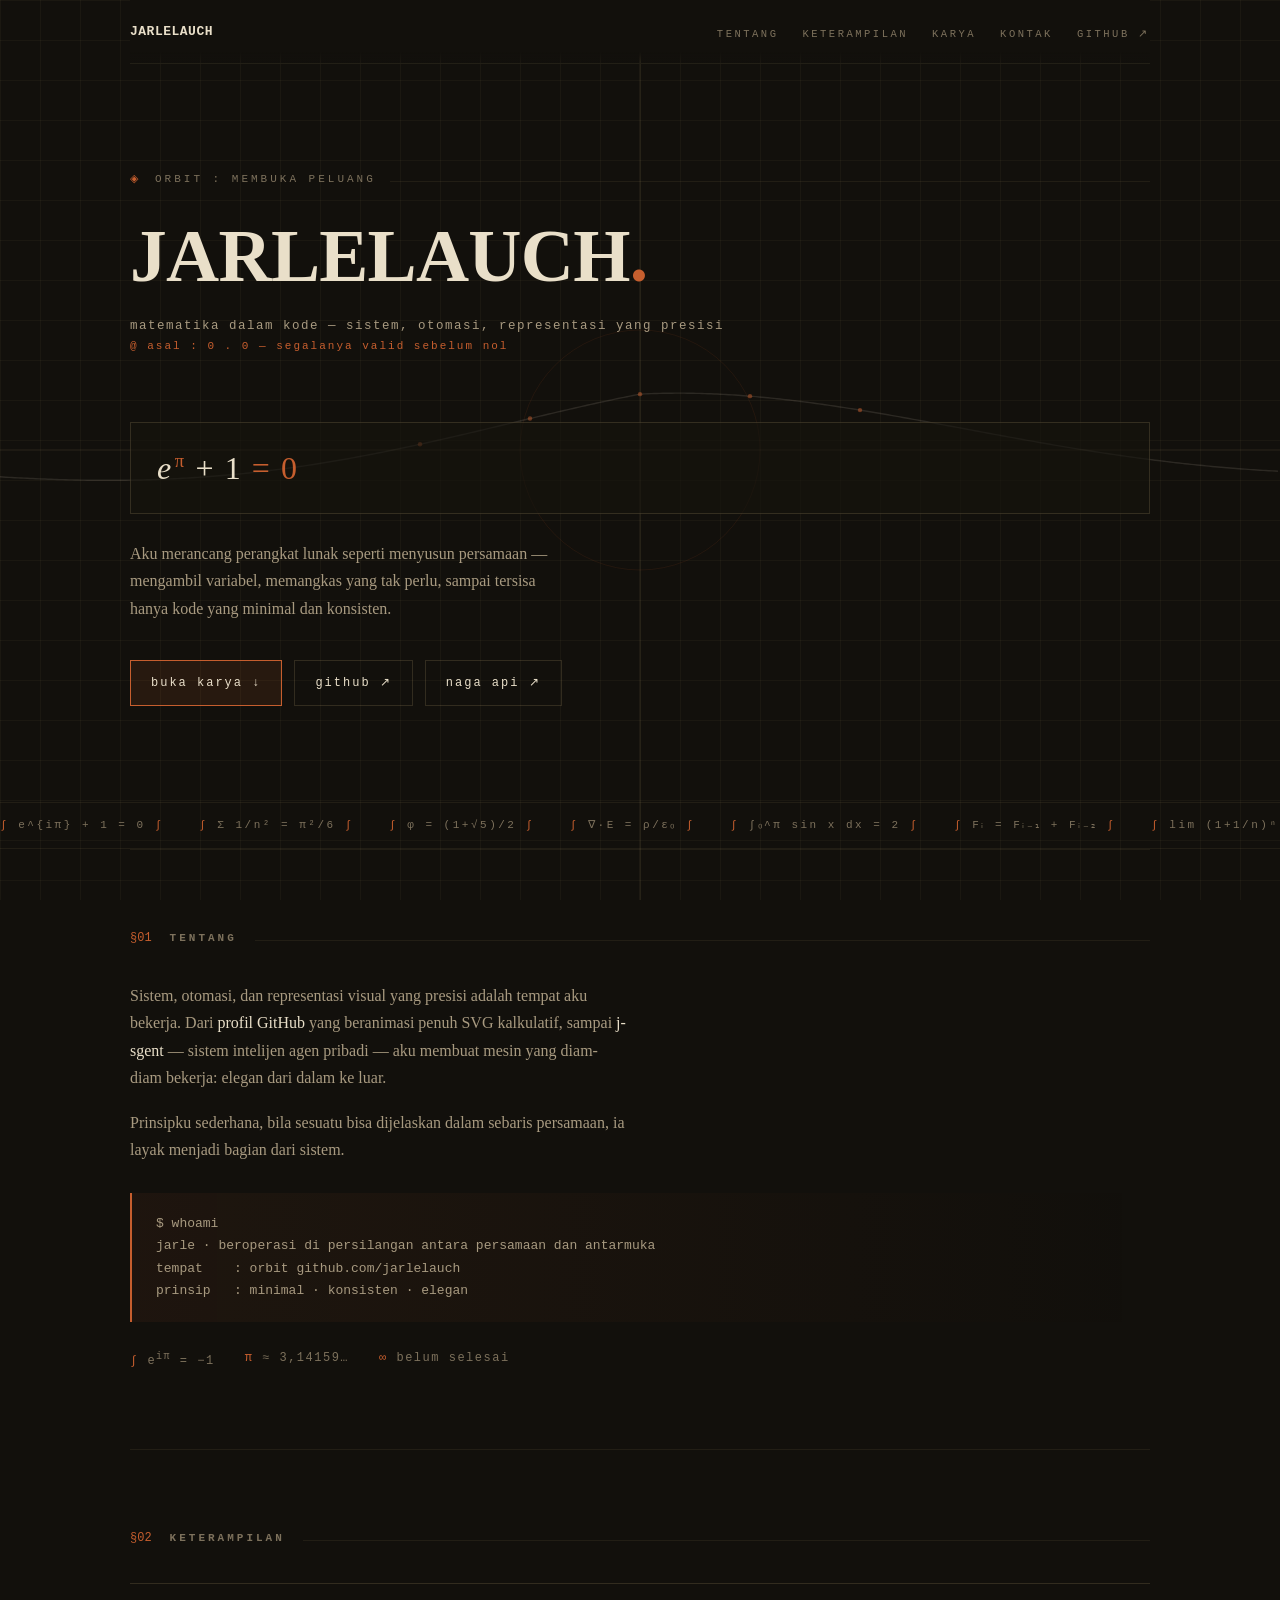
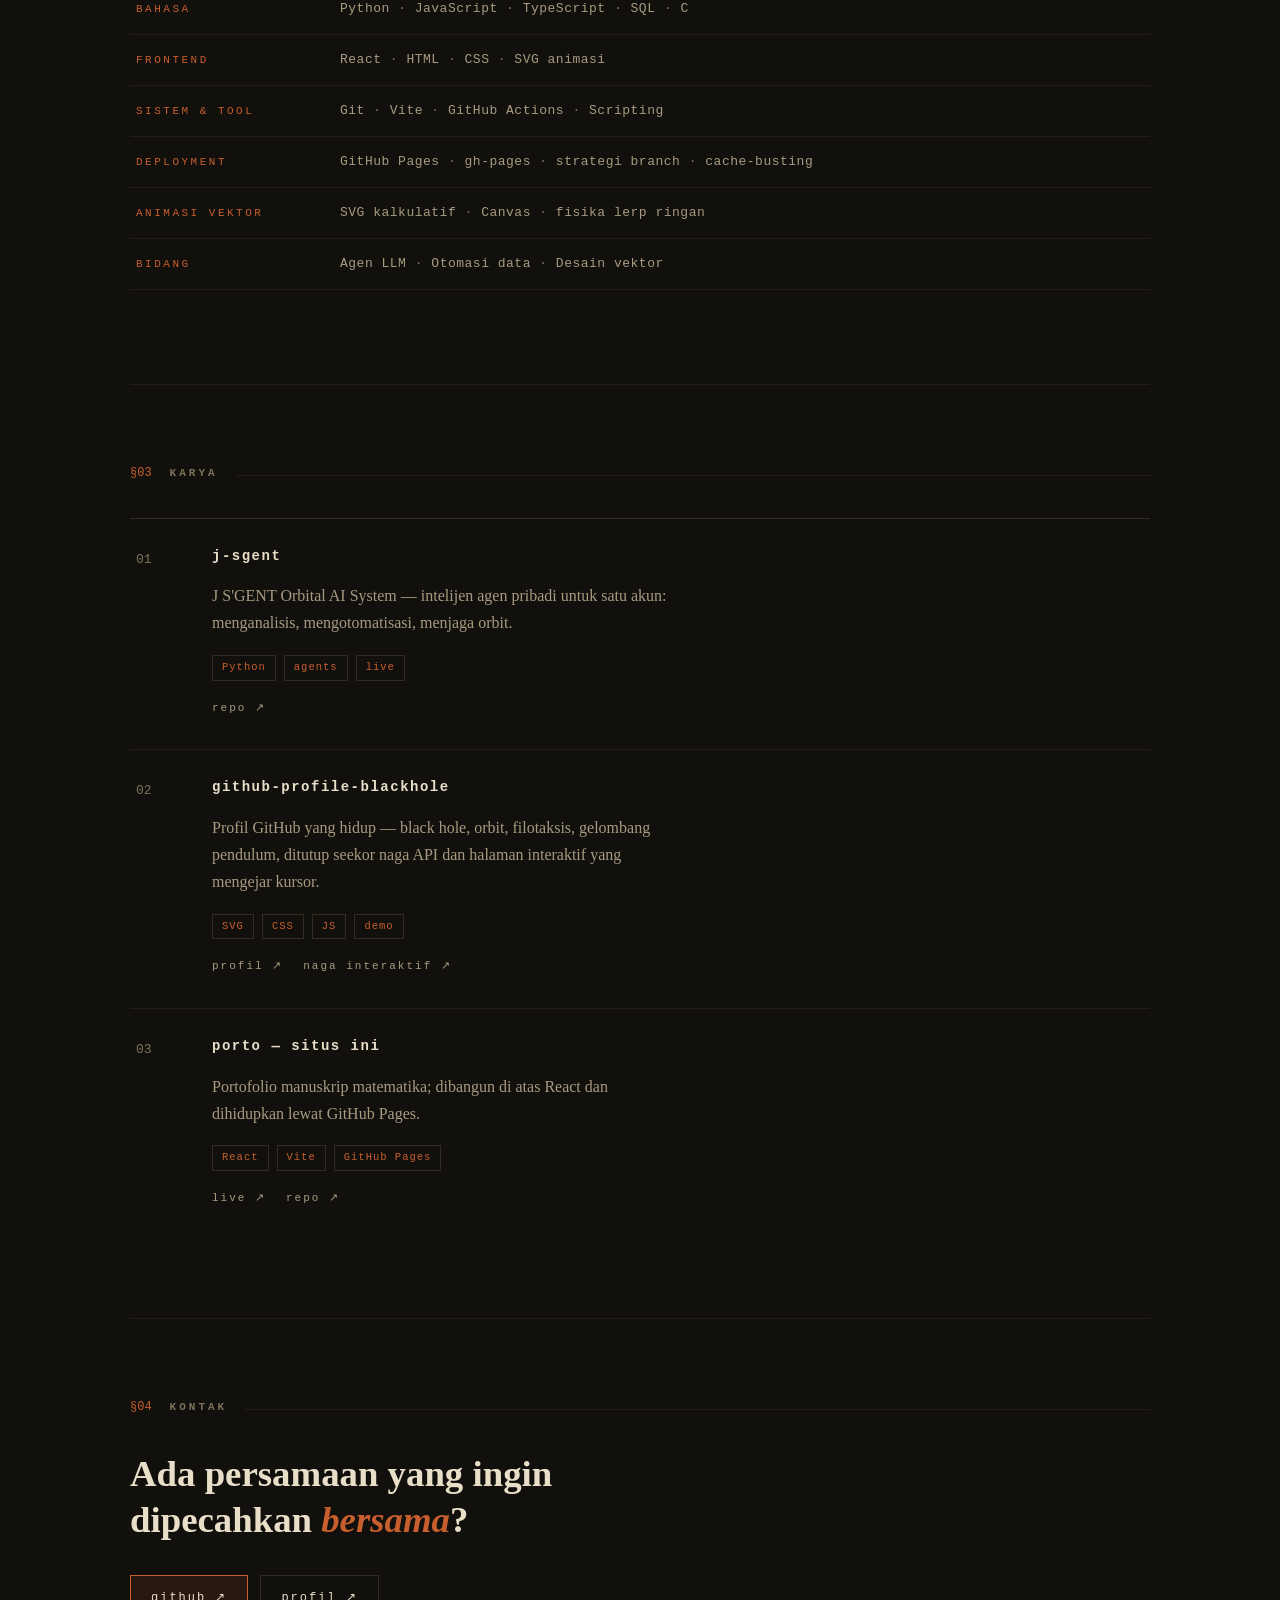
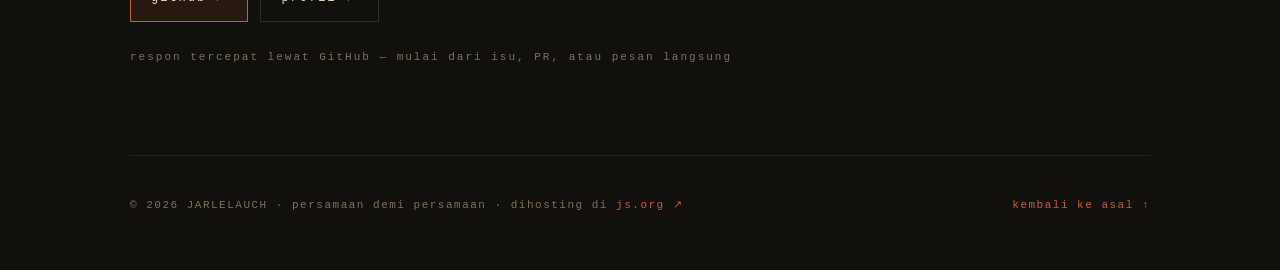
<file: index.html>
<!doctype html>
<html lang="id">
  <head>
    <meta charset="UTF-8" />
    <link rel="icon" type="image/svg+xml" href="./favicon.svg" />
    <meta name="viewport" content="width=device-width, initial-scale=1.0" />
    <meta
      name="description"
      content="Portofolio JARLELAUCH — sistem, otomasi, dan representasi visual yang presisi."
    />
    <title>JARLELAUCH — matematika dalam kode</title>
    <script type="module" crossorigin src="/assets/index-8NVqC8Vi.js"></script>
    <link rel="stylesheet" crossorigin href="/assets/index-BuwzlaRT.css">
  </head>
  <body>
    <div id="root"></div>
  </body>
</html>
</file>
<file: assets/index-BuwzlaRT.css>
:root{--bg:#12100c;--bg-2:#17140e;--paper:#e9dfc9;--paper-dim:#a89a80;--mute:#7d715c;--rust:#c65e2e;--sage:#6f8f7f;--line:#c9ad782e;--line-soft:#c9ad7817;--serif:Georgia, "Palatino Linotype", Palatino, "Book Antiqua", serif;--mono:"Cascadia Code", "JetBrains Mono", ui-monospace, SFMono-Regular, Menlo, Consolas, monospace}*{box-sizing:border-box}html{scroll-behavior:smooth}[id]{scroll-margin-top:74px}body{background:var(--bg);color:var(--paper);font-family:var(--serif);-webkit-font-smoothing:antialiased;margin:0;line-height:1.7;overflow-x:hidden}::selection{background:#c65e2e47}a{color:inherit;text-decoration:none}:focus-visible{outline:1px solid var(--rust);outline-offset:3px}#axis-field{z-index:0;pointer-events:none;width:100vw;height:100vh;position:fixed;inset:0}.shell{z-index:1;max-width:1020px;margin:0 auto;padding:0 30px;position:relative}.nav{z-index:5;background:linear-gradient(var(--bg) 82%, transparent);border-bottom:1px solid var(--line-soft);justify-content:space-between;align-items:center;gap:24px;padding:18px 0;display:flex;position:sticky;top:0}.brand{font-family:var(--mono);letter-spacing:.5px;color:var(--paper);white-space:nowrap;font-size:13px;font-weight:600}.nav ul{flex-wrap:wrap;gap:8px 24px;margin:0;padding:0;list-style:none;display:flex}.nav a{font-family:var(--mono);letter-spacing:2.5px;text-transform:uppercase;color:var(--mute);font-size:10.5px;transition:color .2s}.nav a:hover,.nav a:focus-visible{color:var(--paper)}.hero{flex-direction:column;justify-content:center;min-height:82vh;padding:70px 0 60px;display:flex;position:relative}.eyebrow{font-family:var(--mono);letter-spacing:3px;text-transform:uppercase;color:var(--mute);align-items:baseline;gap:14px;margin:0 0 30px;font-size:11px;display:flex}.eyebrow b{color:var(--rust);font-weight:400}.eyebrow:after{content:"";background:var(--line-soft);flex:1;height:1px}.title{letter-spacing:-.01em;white-space:nowrap;margin:0;font-size:clamp(2.6rem,7vw,4.6rem);font-weight:700;line-height:1.02}.title .dot{color:var(--rust)}.title-line{display:block}@media (width<=880px){.hero{min-height:78vh}}.sub{font-family:var(--mono);letter-spacing:1.5px;color:var(--paper-dim);margin:22px 0 0;font-size:12.5px}.formula{border:1px solid var(--line);color:var(--paper);letter-spacing:.05em;white-space:nowrap;background:#17140e99;margin:44px 0 26px;padding:18px 26px;font-size:clamp(1.5rem,3.4vw,2rem);display:inline-block}.formula .it{font-style:italic}.formula sup{color:var(--rust);margin-left:2px;font-size:.58em}.formula .eq{color:var(--rust)}.coord{font-family:var(--mono);letter-spacing:2px;color:var(--rust);margin:0 0 22px;font-size:11px}.lede{max-width:54ch;color:var(--paper-dim);margin:0}.cta{flex-wrap:wrap;gap:12px;margin-top:38px;display:flex}.btn{font-family:var(--mono);letter-spacing:2px;border:1px solid var(--line);color:var(--paper);background:0 0;padding:12px 20px;font-size:12px;transition:border-color .2s,color .2s,background .2s}.btn:hover,.btn:focus-visible{border-color:var(--paper);color:var(--paper);background:#e9dfc90f}.btn.solid{border-color:var(--rust);color:var(--paper);background:#c65e2e1f}.btn.solid:hover,.btn.solid:focus-visible{border-color:var(--rust);background:#c65e2e38}.strip{z-index:1;border-top:1px solid var(--line-soft);border-bottom:1px solid var(--line-soft);padding:13px 0;position:relative;overflow:hidden}.strip-track{white-space:nowrap;gap:0;width:max-content;animation:46s linear infinite strip;display:flex}.strip span{font-family:var(--mono);letter-spacing:2.5px;color:var(--mute);padding-right:3.2em;font-size:11px}.strip span b{color:var(--rust);font-weight:400}@keyframes strip{0%{transform:translate(0)}to{transform:translate(-50%)}}@media (prefers-reduced-motion:reduce){.strip-track{flex-wrap:wrap;animation:none}}.section{border-top:1px solid var(--line-soft);opacity:0;padding:78px 0;transition:opacity .7s,transform .7s;transform:translateY(16px)}.section.in{opacity:1;transform:none}@media (prefers-reduced-motion:reduce){.section{opacity:1;transition:none;transform:none}}.s-head{align-items:baseline;gap:18px;margin:0 0 34px;display:flex}.s-num{font-family:var(--mono);color:var(--rust);font-size:12px}.s-name{font-family:var(--mono);letter-spacing:3px;text-transform:uppercase;color:var(--mute);margin:0;font-size:11px}.s-head:after{content:"";background:var(--line-soft);flex:1;height:1px}.about p{max-width:62ch;color:var(--paper-dim);margin:0 0 18px}.about p b{color:var(--paper);font-weight:400}.spec{border-left:2px solid var(--rust);font-family:var(--mono);color:var(--paper-dim);white-space:pre;background:linear-gradient(90deg,#c65e2e12,#0000);margin:30px 0 26px;padding:20px 24px;font-size:13px;overflow-x:auto}.spec .k{color:var(--rust)}.stats{font-family:var(--mono);letter-spacing:1.5px;color:var(--mute);flex-wrap:wrap;gap:10px 30px;font-size:12px;display:flex}.stats b{color:var(--rust);font-weight:400}.ledger{border-top:1px solid var(--line)}.led-row{border-bottom:1px solid var(--line-soft);grid-template-columns:180px 1fr;align-items:baseline;gap:24px;padding:14px 6px;display:grid}.led-row dt{font-family:var(--mono);letter-spacing:2.5px;text-transform:uppercase;color:var(--rust);margin:0;font-size:11px}.led-row dd{font-family:var(--mono);letter-spacing:.5px;color:var(--paper-dim);margin:0;font-size:13px}.led-row dd span+span:before{content:" · ";color:var(--mute)}.card{border-top:1px solid var(--line);grid-template-columns:54px 1fr;gap:4px 22px;padding:26px 6px 32px;display:grid}.card+.card{border-top:1px solid var(--line-soft)}.card .idx{font-family:var(--mono);color:var(--mute);grid-row:1/4;padding-top:4px;font-size:13px}.card h3{font-family:var(--mono);letter-spacing:1.5px;color:var(--paper);grid-column:2;margin:0 0 10px;font-size:14px}.card p{max-width:58ch;color:var(--paper-dim);grid-column:2;margin:0 0 14px}.tokens{font-family:var(--mono);letter-spacing:1px;color:var(--rust);flex-wrap:wrap;grid-column:2;gap:8px;font-size:10.5px;display:flex}.tokens span{border:1px solid var(--line);border-radius:0;padding:3px 9px}.links{font-family:var(--mono);letter-spacing:2px;color:var(--paper-dim);flex-wrap:wrap;grid-column:2;gap:20px;margin-top:14px;font-size:11px;display:flex}.links a:hover,.links a:focus-visible{color:var(--paper)}.frame{aspect-ratio:12/5;border:1px solid var(--line);background:#0c0b09;width:100%;position:relative;overflow:hidden}.frame:before,.frame:after{content:"";z-index:1;pointer-events:none;width:18px;height:18px;position:absolute}.frame:before{border-top:1.5px solid var(--rust);border-left:1.5px solid var(--rust);top:6px;left:6px}.frame:after{border-bottom:1.5px solid var(--rust);border-right:1.5px solid var(--rust);bottom:6px;right:6px}.frame iframe{border:0;width:100%;height:100%;display:block;position:absolute;inset:0}.frame-cap{font-family:var(--mono);letter-spacing:2px;color:var(--mute);margin:16px 2px 0;font-size:11px}.frame-cap a{color:var(--rust)}.frame-cap a:hover,.frame-cap a:focus-visible{text-decoration:underline}.big{max-width:24ch;margin:0 0 8px;font-size:clamp(1.5rem,3.8vw,2.3rem);font-weight:700;line-height:1.25}.big em{color:var(--rust);font-style:italic}.kontak .cta{margin-top:32px}.kontak .muted{font-family:var(--mono);letter-spacing:2px;color:var(--mute);margin-top:26px;font-size:11px}.footer{border-top:1px solid var(--line-soft);font-family:var(--mono);letter-spacing:1.5px;color:var(--mute);flex-wrap:wrap;justify-content:space-between;align-items:center;gap:14px;padding:40px 0 54px;font-size:11px;display:flex}.footer a{color:var(--rust)}.footer a:hover,.footer a:focus-visible{text-decoration:underline}@media (width<=640px){.hero{min-height:74vh}.title{white-space:normal}.led-row{grid-template-columns:1fr;gap:6px}.card{grid-template-columns:40px 1fr}}
</file>
